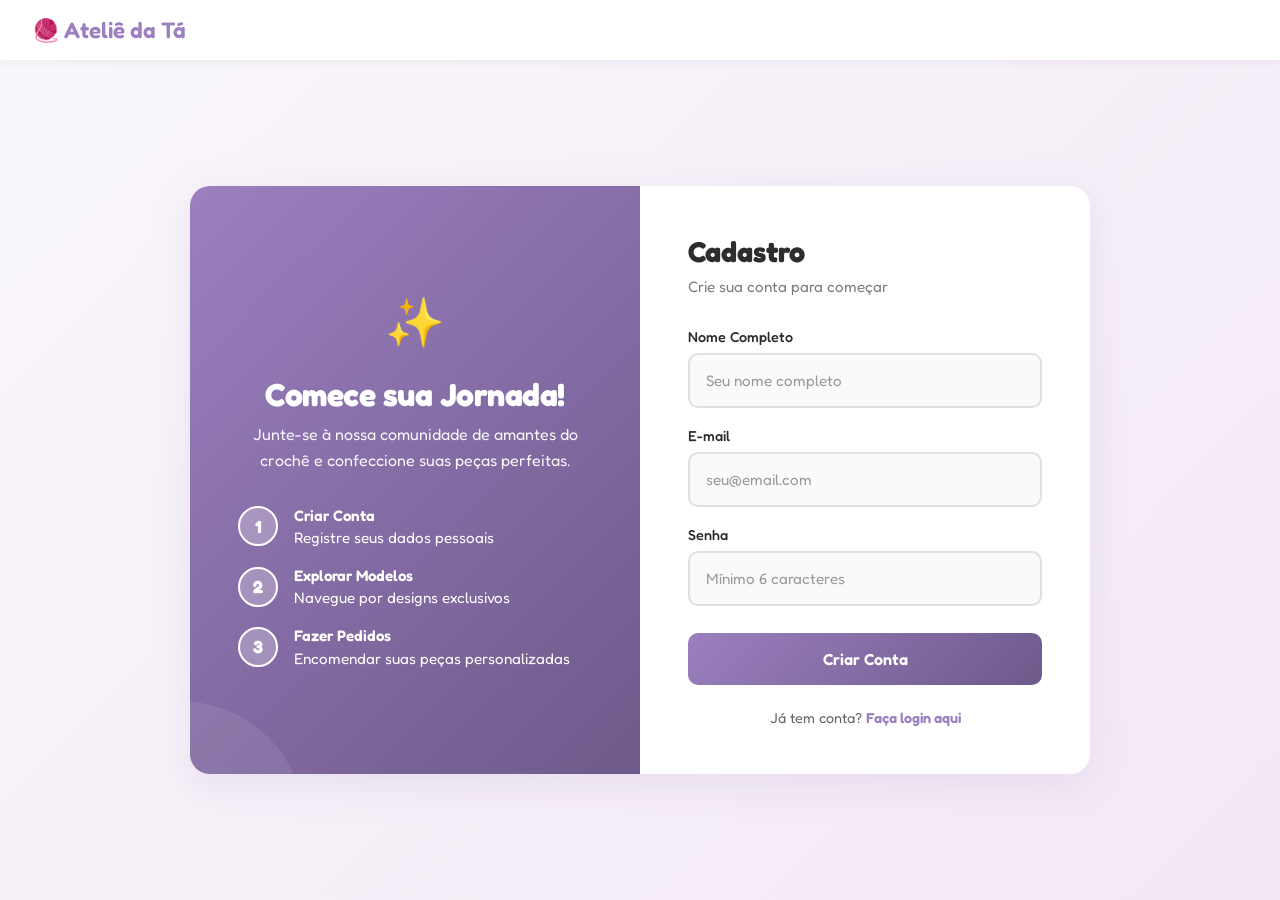
<file: cadastro.html>
<!DOCTYPE html>
<html lang="pt-BR">
<head>
  <meta charset="UTF-8">
  <meta name="viewport" content="width=device-width, initial-scale=1.0">
  <title>Cadastro - Ateliê da Tá</title>
  <link rel="stylesheet" href="auth-styles.css">
  <link href="https://fonts.googleapis.com/css2?family=Fredoka:wght@400;500;600;700&display=swap" rel="stylesheet">
</head>
<body>
  <header>
    <a href="index.html" class="logo">🧶 Ateliê da Tá</a>
  </header>

  <main>
    <div class="auth-wrapper">
      <!-- PAINEL ESQUERDO - VISUAL/INSPIRAÇÃO -->
      <div class="auth-left">
        <div class="auth-left-content">
          <div class="brand">✨</div>
          <h1>Comece sua Jornada!</h1>
          <p>Junte-se à nossa comunidade de amantes do crochê e confeccione suas peças perfeitas.</p>

          <div class="steps">
            <div class="step">
              <div class="step-number">1</div>
              <div class="step-text">
                <strong>Criar Conta</strong>
                <span>Registre seus dados pessoais</span>
              </div>
            </div>
            <div class="step">
              <div class="step-number">2</div>
              <div class="step-text">
                <strong>Explorar Modelos</strong>
                <span>Navegue por designs exclusivos</span>
              </div>
            </div>
            <div class="step">
              <div class="step-number">3</div>
              <div class="step-text">
                <strong>Fazer Pedidos</strong>
                <span>Encomendar suas peças personalizadas</span>
              </div>
            </div>
          </div>
        </div>
      </div>

      <!-- PAINEL DIREITO - FORMULÁRIO -->
      <div class="auth-right">
        <h2>Cadastro</h2>
        <p class="subtitle">Crie sua conta para começar</p>

        <form id="register-form" class="auth-form">
          <div id="error-msg"></div>
          <div id="success-msg"></div>

          <div class="form-group">
            <label for="nome">Nome Completo</label>
            <input 
              type="text" 
              id="nome" 
              placeholder="Seu nome completo" 
              required
            >
          </div>

          <div class="form-group">
            <label for="email">E-mail</label>
            <input 
              type="email" 
              id="email" 
              placeholder="seu@email.com" 
              required
            >
          </div>

          <div class="form-group">
            <label for="senha">Senha</label>
            <input 
              type="password" 
              id="senha" 
              placeholder="Mínimo 6 caracteres" 
              required 
              minlength="6"
            >
          </div>

          <button type="submit" class="auth-btn">Criar Conta</button>
        </form>

        <div class="auth-footer">
          <p>Já tem conta? 
            <a href="login.html">Faça login aqui</a>
          </p>
        </div>
      </div>
    </div>
  </main>

  <script>
    document.getElementById('register-form').addEventListener('submit', async (e) => {
      e.preventDefault();
      const nome = document.getElementById('nome').value;
      const email = document.getElementById('email').value;
      const senha = document.getElementById('senha').value;
      const errorMsg = document.getElementById('error-msg');
      const successMsg = document.getElementById('success-msg');
      const btn = e.target.querySelector('button');
      
      errorMsg.style.display = 'none';
      successMsg.style.display = 'none';
      btn.innerText = 'Cadastrando...';
      btn.disabled = true;

      try {
        const res = await fetch('/api/auth/register', {
          method: 'POST',
          headers: { 'Content-Type': 'application/json' },
          body: JSON.stringify({ nome, email, senha })
        });
        const data = await res.json();
        
        if (res.ok) {
          successMsg.innerText = '✅ Cadastro realizado com sucesso! Redirecionando...';
          successMsg.style.display = 'block';
          setTimeout(() => { window.location.href = 'login.html'; }, 2000);
        } else {
          errorMsg.innerText = data.erro || 'Erro ao realizar cadastro';
          errorMsg.style.display = 'block';
          btn.innerText = 'Criar Conta';
          btn.disabled = false;
        }
      } catch (err) {
        errorMsg.innerText = 'Erro de conexão. Tente novamente.';
        errorMsg.style.display = 'block';
        btn.innerText = 'Criar Conta';
        btn.disabled = false;
      }
    });
  </script>
</body>
</html>
</file>
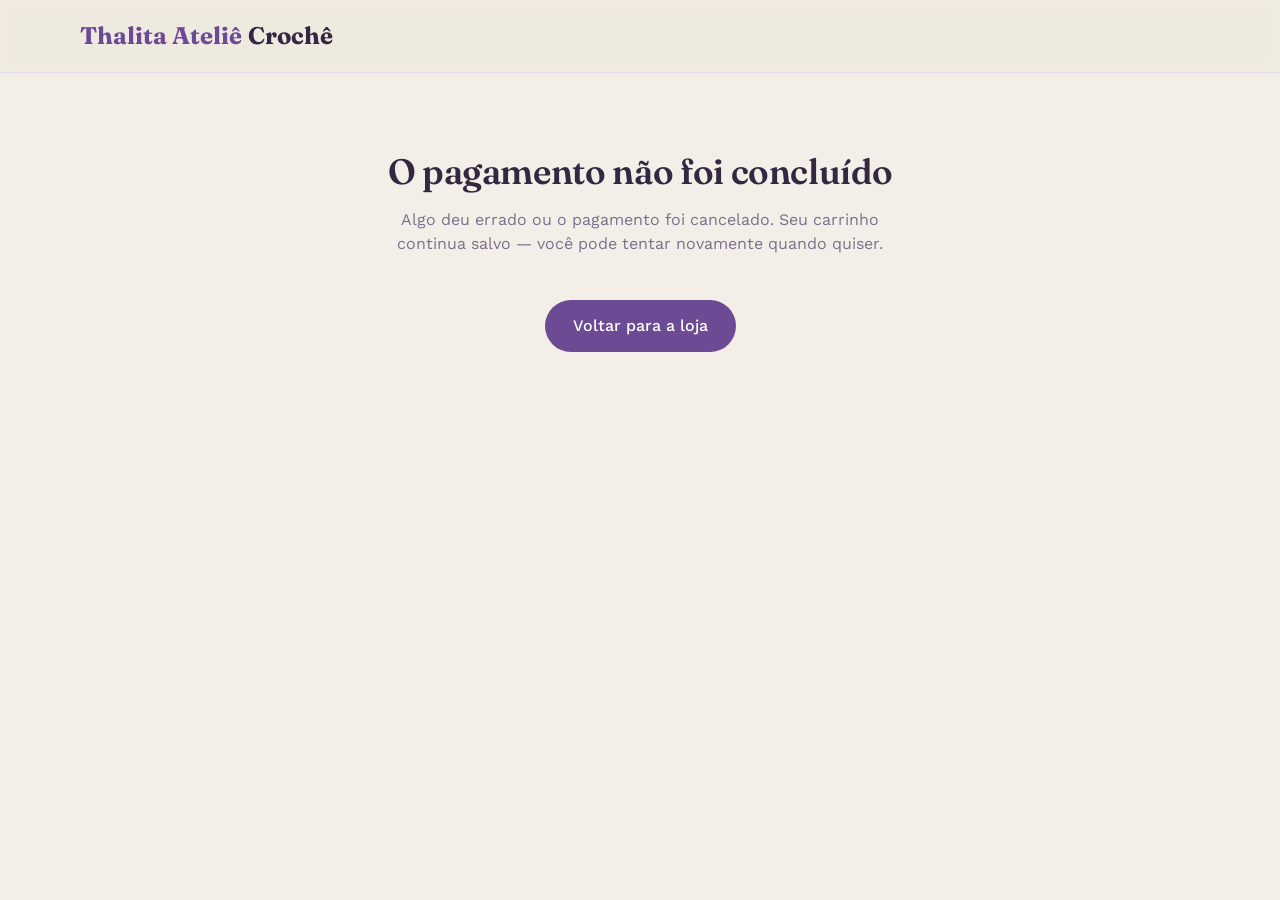
<file: erro.html>
<!DOCTYPE html>
<html lang="pt-BR">
<head>
<meta charset="UTF-8">
<meta name="viewport" content="width=device-width, initial-scale=1">
<title>Pagamento não concluído — Ponto de Lã</title>
<link rel="stylesheet" href="style.css">
</head>
<body>
<header><div class="wrap header-row"><div class="logo"><span>Thalita Ateliê</span> Crochê</div></div></header>
<main class="wrap" style="padding:80px 0;text-align:center;max-width:520px;margin:0 auto;">
  <h1 style="font-size:2.2rem;">O pagamento não foi concluído</h1>
  <p style="color:var(--ink-soft);margin-top:16px;">Algo deu errado ou o pagamento foi cancelado. Seu carrinho continua salvo — você pode tentar novamente quando quiser.</p>
  <a href="/" class="hero-cta" style="margin-top:28px;">Voltar para a loja</a>
</main>
</body>
</html>
</file>
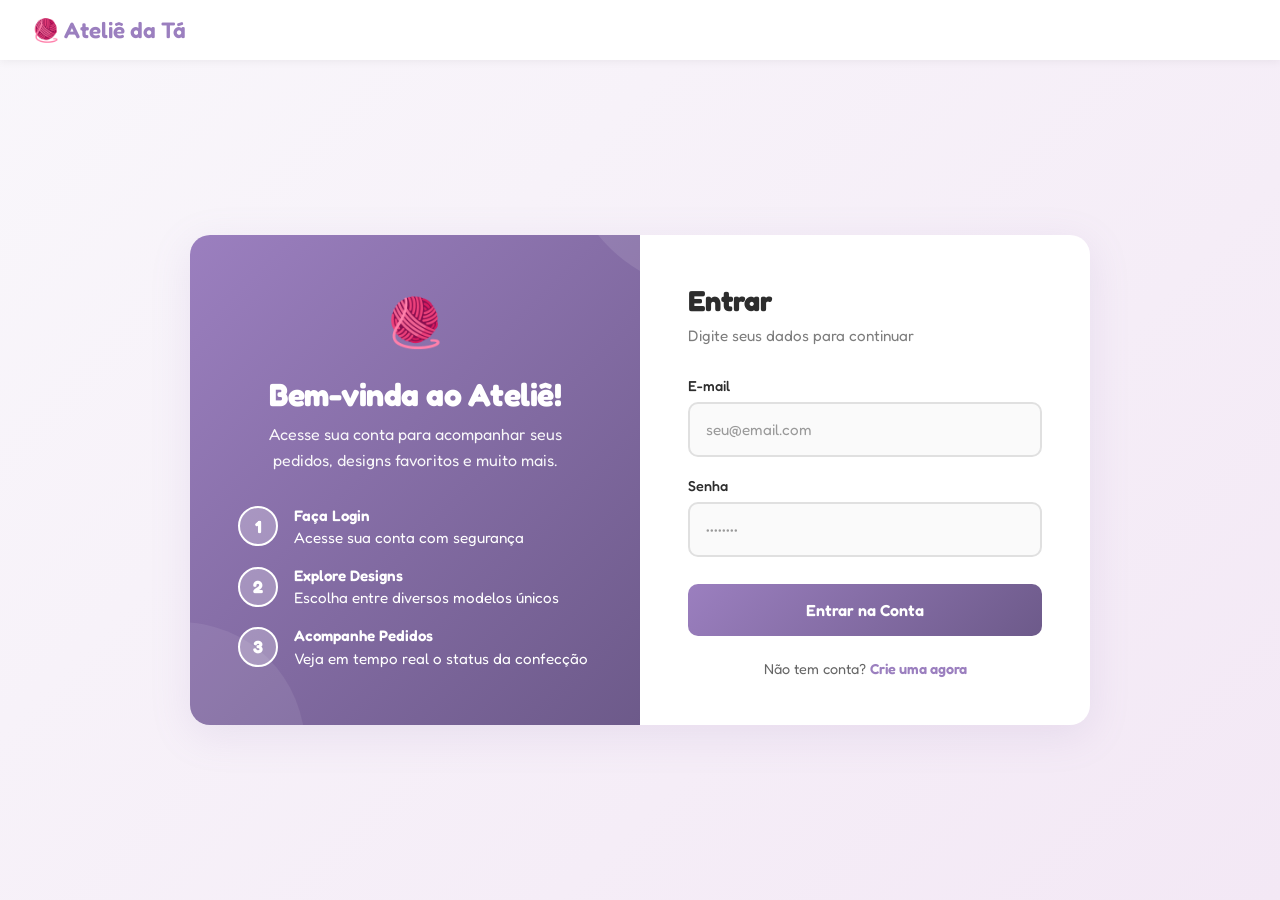
<file: login.html>
<!DOCTYPE html>
<html lang="pt-BR">
<head>
  <meta charset="UTF-8">
  <meta name="viewport" content="width=device-width, initial-scale=1.0">
  <title>Login - Ateliê da Tá</title>
  <link rel="stylesheet" href="auth-styles.css">
  <link href="https://fonts.googleapis.com/css2?family=Fredoka:wght@400;500;600;700&display=swap" rel="stylesheet">
</head>
<body>
  <header>
    <a href="index.html" class="logo">🧶 Ateliê da Tá</a>
  </header>

  <main>
    <div class="auth-wrapper">
      <!-- PAINEL ESQUERDO - VISUAL/INSPIRAÇÃO -->
      <div class="auth-left">
        <div class="auth-left-content">
          <div class="brand">🧶</div>
          <h1>Bem-vinda ao Ateliê!</h1>
          <p>Acesse sua conta para acompanhar seus pedidos, designs favoritos e muito mais.</p>

          <div class="steps">
            <div class="step">
              <div class="step-number">1</div>
              <div class="step-text">
                <strong>Faça Login</strong>
                <span>Acesse sua conta com segurança</span>
              </div>
            </div>
            <div class="step">
              <div class="step-number">2</div>
              <div class="step-text">
                <strong>Explore Designs</strong>
                <span>Escolha entre diversos modelos únicos</span>
              </div>
            </div>
            <div class="step">
              <div class="step-number">3</div>
              <div class="step-text">
                <strong>Acompanhe Pedidos</strong>
                <span>Veja em tempo real o status da confecção</span>
              </div>
            </div>
          </div>
        </div>
      </div>

      <!-- PAINEL DIREITO - FORMULÁRIO -->
      <div class="auth-right">
        <h2>Entrar</h2>
        <p class="subtitle">Digite seus dados para continuar</p>

        <form id="login-form" class="auth-form">
          <div id="error-msg"></div>

          <div class="form-group">
            <label for="email">E-mail</label>
            <input 
              type="email" 
              id="email" 
              placeholder="seu@email.com" 
              required
            >
          </div>

          <div class="form-group">
            <label for="senha">Senha</label>
            <input 
              type="password" 
              id="senha" 
              placeholder="••••••••" 
              required
            >
          </div>

          <button type="submit" class="auth-btn">Entrar na Conta</button>
        </form>

        <div class="auth-footer">
          <p>Não tem conta? 
            <a href="cadastro.html">Crie uma agora</a>
          </p>
        </div>
      </div>
    </div>
  </main>

  <script>
    document.getElementById('login-form').addEventListener('submit', async (e) => {
      e.preventDefault();
      const email = document.getElementById('email').value;
      const senha = document.getElementById('senha').value;
      const errorMsg = document.getElementById('error-msg');
      const btn = e.target.querySelector('button');
      
      errorMsg.style.display = 'none';
      btn.innerText = 'Entrando...';
      btn.disabled = true;

      try {
        const res = await fetch('/api/auth/login', {
          method: 'POST',
          headers: { 'Content-Type': 'application/json' },
          body: JSON.stringify({ email, senha })
        });
        const data = await res.json();
        
        if (res.ok) {
          localStorage.setItem('auth_token', data.token);
          localStorage.setItem('user', JSON.stringify(data.usuario));
          
          if (data.usuario.role === 'admin') {
            window.location.href = 'admin.html';
          } else {
            window.location.href = 'meus-pedidos.html';
          }
        } else {
          errorMsg.innerText = data.erro || 'Erro ao fazer login';
          errorMsg.style.display = 'block';
        }
      } catch (err) {
        errorMsg.innerText = 'Erro de conexão. Tente novamente.';
        errorMsg.style.display = 'block';
      } finally {
        btn.innerText = 'Entrar na Conta';
        btn.disabled = false;
      }
    });
  </script>
</body>
</html>
</file>
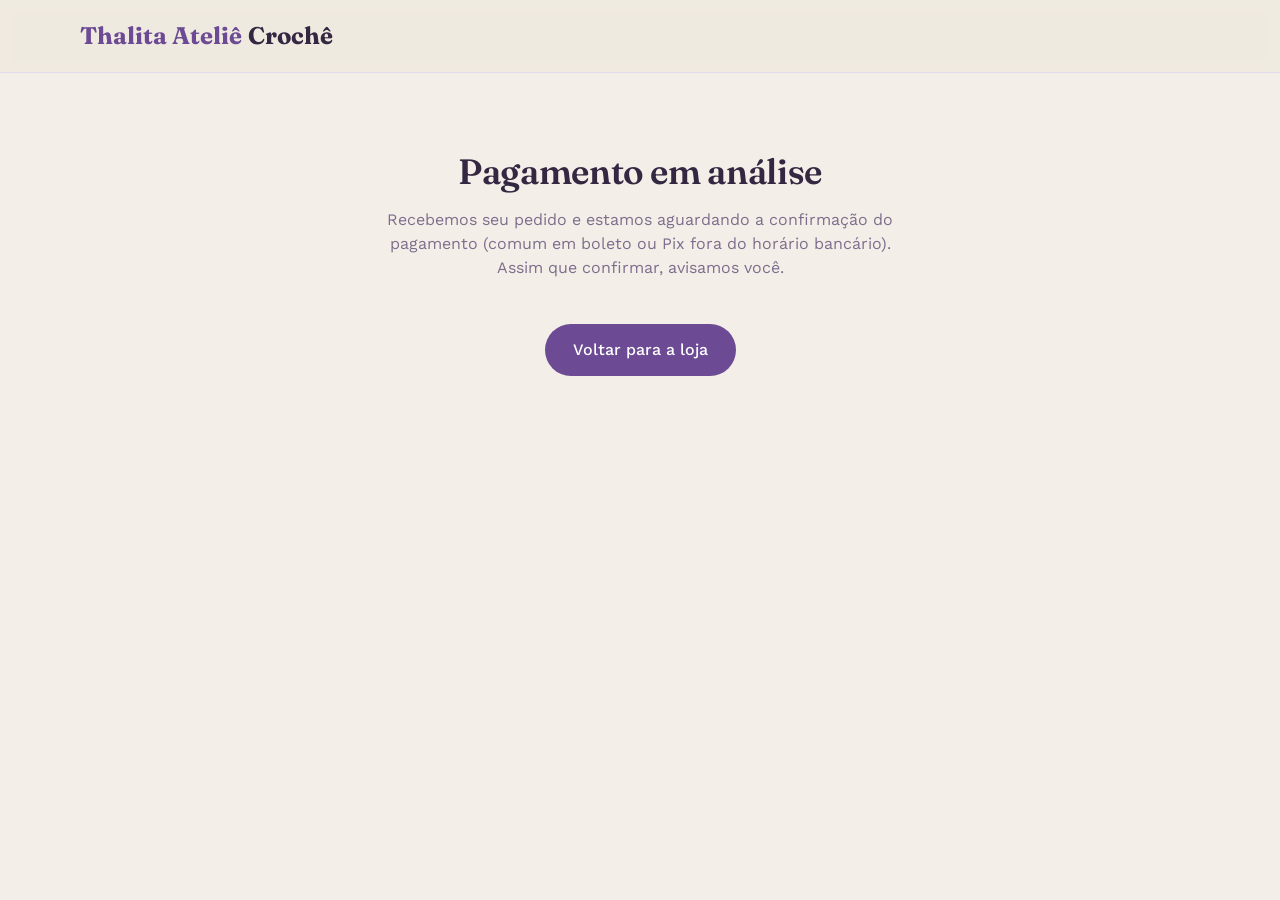
<file: pendente.html>
<!DOCTYPE html>
<html lang="pt-BR">
<head>
<meta charset="UTF-8">
<meta name="viewport" content="width=device-width, initial-scale=1">
<title>Pagamento pendente — Ponto de Lã</title>
<link rel="stylesheet" href="style.css">
</head>
<body>
<header><div class="wrap header-row"><div class="logo"><span>Thalita Ateliê</span> Crochê</div></div></header>
<main class="wrap" style="padding:80px 0;text-align:center;max-width:520px;margin:0 auto;">
  <h1 style="font-size:2.2rem;">Pagamento em análise</h1>
  <p style="color:var(--ink-soft);margin-top:16px;">Recebemos seu pedido e estamos aguardando a confirmação do pagamento (comum em boleto ou Pix fora do horário bancário). Assim que confirmar, avisamos você.</p>
  <a href="/" class="hero-cta" style="margin-top:28px;">Voltar para a loja</a>
</main>
</body>
</html>
</file>
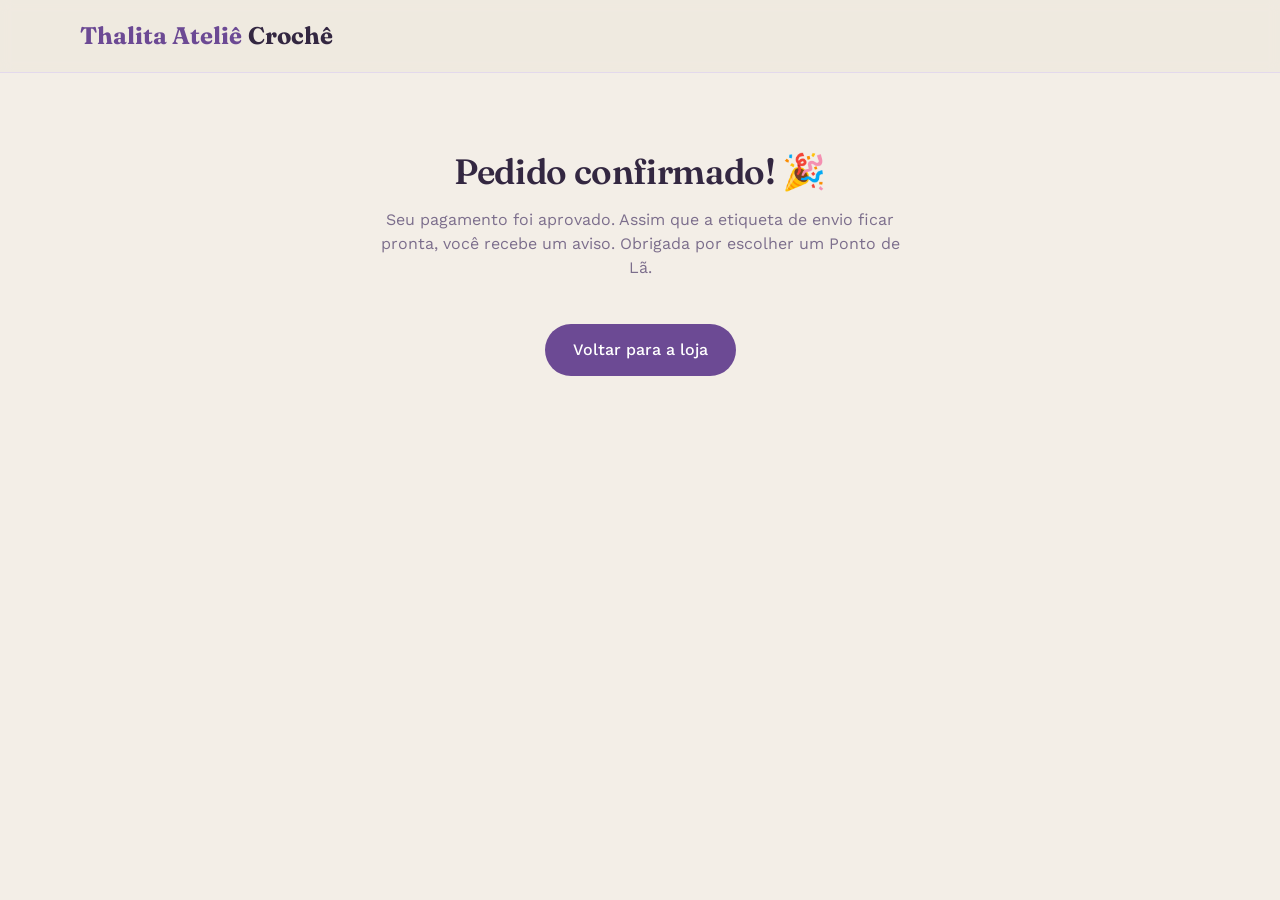
<file: sucesso.html>
<!DOCTYPE html>
<html lang="pt-BR">
<head>
<meta charset="UTF-8">
<meta name="viewport" content="width=device-width, initial-scale=1">
<title>Pedido confirmado — Ponto de Lã</title>
<link rel="stylesheet" href="style.css">
<script>localStorage.removeItem('carrinho');</script>
</head>
<body>
<header><div class="wrap header-row"><div class="logo"><span>Thalita Ateliê</span> Crochê</div></div></header>
<main class="wrap" style="padding:80px 0;text-align:center;max-width:520px;margin:0 auto;">
  <h1 style="font-size:2.2rem;">Pedido confirmado! 🎉</h1>
  <p style="color:var(--ink-soft);margin-top:16px;">Seu pagamento foi aprovado. Assim que a etiqueta de envio ficar pronta, você recebe um aviso. Obrigada por escolher um Ponto de Lã.</p>
  <a href="/" class="hero-cta" style="margin-top:28px;">Voltar para a loja</a>
</main>
</body>
</html>
</file>
<file: auth-styles.css>
/* ═══════════════════════════════════════════════════════════════════════════════ */
/* AUTENTICAÇÃO - LOGIN & CADASTRO - ESTILOS DEDICADOS */
/* ═══════════════════════════════════════════════════════════════════════════════ */

:root {
  --primary: #9b7fbf;
  --primary-light: #d4c5e8;
  --primary-dark: #6d5a8a;
  --accent: #e8c4d4;
  --text-dark: #2d2d2d;
  --text-light: #666;
  --bg-light: #f9f7fb;
  --success: #28a745;
  --error: #d9534f;
}

* {
  margin: 0;
  padding: 0;
  box-sizing: border-box;
}

body {
  font-family: 'Fredoka', -apple-system, BlinkMacSystemFont, 'Segoe UI', sans-serif;
  background: linear-gradient(135deg, #f9f7fb 0%, #f3e8f5 100%);
  min-height: 100vh;
  display: flex;
  flex-direction: column;
}

/* ─────────────────────────── HEADER ─────────────────────────── */
header {
  background: white;
  padding: 1rem 2rem;
  box-shadow: 0 2px 8px rgba(0, 0, 0, 0.05);
  position: sticky;
  top: 0;
  z-index: 100;
}

header .logo {
  font-size: 1.4rem;
  font-weight: 600;
  color: var(--primary);
  text-decoration: none;
  display: flex;
  align-items: center;
  gap: 0.5rem;
}

/* ─────────────────────────── MAIN CONTAINER ─────────────────────────── */
main {
  flex: 1;
  display: flex;
  justify-content: center;
  align-items: center;
  padding: 2rem;
}

.auth-wrapper {
  display: grid;
  grid-template-columns: 1fr 1fr;
  gap: 0;
  width: 100%;
  max-width: 900px;
  background: white;
  border-radius: 20px;
  overflow: hidden;
  box-shadow: 0 10px 40px rgba(155, 127, 191, 0.15);
}

/* ─────────────────────────── PAINEL ESQUERDO (VISUAL) ─────────────────────────── */
.auth-left {
  background: linear-gradient(135deg, #9b7fbf 0%, #6d5a8a 100%);
  padding: 3rem;
  display: flex;
  flex-direction: column;
  justify-content: center;
  align-items: center;
  text-align: center;
  color: white;
  position: relative;
  overflow: hidden;
}

.auth-left::before {
  content: '';
  position: absolute;
  top: -50%;
  right: -50%;
  width: 300px;
  height: 300px;
  background: rgba(255, 255, 255, 0.1);
  border-radius: 50%;
  animation: float 6s ease-in-out infinite;
}

.auth-left::after {
  content: '';
  position: absolute;
  bottom: -30%;
  left: -30%;
  width: 250px;
  height: 250px;
  background: rgba(255, 255, 255, 0.08);
  border-radius: 50%;
  animation: float 8s ease-in-out infinite reverse;
}

@keyframes float {
  0%, 100% { transform: translateY(0px); }
  50% { transform: translateY(20px); }
}

.auth-left-content {
  position: relative;
  z-index: 1;
}

.auth-left h1 {
  font-size: 2rem;
  margin-bottom: 0.5rem;
  font-weight: 700;
  letter-spacing: -0.5px;
}

.auth-left .brand {
  font-size: 3rem;
  margin-bottom: 1.5rem;
}

.auth-left p {
  font-size: 1rem;
  opacity: 0.95;
  margin-bottom: 2rem;
  line-height: 1.6;
}

.steps {
  display: flex;
  flex-direction: column;
  gap: 1.2rem;
  margin-top: 2rem;
}

.step {
  display: flex;
  align-items: center;
  gap: 1rem;
  text-align: left;
}

.step-number {
  width: 40px;
  height: 40px;
  background: rgba(255, 255, 255, 0.25);
  border: 2px solid white;
  border-radius: 50%;
  display: flex;
  align-items: center;
  justify-content: center;
  font-weight: 700;
  font-size: 1.1rem;
  flex-shrink: 0;
}

.step-text {
  font-size: 0.95rem;
}

.step-text strong {
  display: block;
  font-weight: 600;
  margin-bottom: 0.2rem;
}

/* ─────────────────────────── PAINEL DIREITO (FORMULÁRIO) ─────────────────────────── */
.auth-right {
  padding: 3rem;
  display: flex;
  flex-direction: column;
  justify-content: center;
}

.auth-right h2 {
  font-size: 1.8rem;
  color: var(--text-dark);
  margin-bottom: 0.5rem;
  font-weight: 700;
}

.auth-right .subtitle {
  color: var(--text-light);
  font-size: 0.95rem;
  margin-bottom: 2rem;
  opacity: 0.85;
}

/* ─────────────────────────── FORMULÁRIO ─────────────────────────── */
.auth-form {
  display: flex;
  flex-direction: column;
  gap: 1.2rem;
}

.form-group {
  display: flex;
  flex-direction: column;
  gap: 0.5rem;
}

.form-group label {
  font-size: 0.9rem;
  font-weight: 500;
  color: var(--text-dark);
}

.form-group input,
.form-group textarea {
  padding: 1rem;
  border: 2px solid #e0e0e0;
  border-radius: 10px;
  font-family: inherit;
  font-size: 0.95rem;
  transition: all 0.3s ease;
  background: #fafafa;
}

.form-group input:focus,
.form-group textarea:focus {
  outline: none;
  border-color: var(--primary);
  background: white;
  box-shadow: 0 0 0 4px rgba(155, 127, 191, 0.1);
}

.form-group input::placeholder {
  color: #999;
}

/* ─────────────────────────── BOTÃO ─────────────────────────── */
.auth-btn {
  padding: 1rem;
  background: linear-gradient(135deg, #9b7fbf 0%, #6d5a8a 100%);
  color: white;
  border: none;
  border-radius: 10px;
  font-size: 1rem;
  font-weight: 600;
  cursor: pointer;
  transition: all 0.3s ease;
  margin-top: 0.5rem;
  font-family: inherit;
}

.auth-btn:hover:not(:disabled) {
  transform: translateY(-2px);
  box-shadow: 0 8px 20px rgba(155, 127, 191, 0.35);
}

.auth-btn:active:not(:disabled) {
  transform: translateY(0);
}

.auth-btn:disabled {
  opacity: 0.6;
  cursor: not-allowed;
}

/* ─────────────────────────── MENSAGENS ─────────────────────────── */
#error-msg, #success-msg {
  padding: 1rem;
  border-radius: 10px;
  font-weight: 500;
  text-align: center;
  display: none;
  animation: slideDown 0.3s ease;
}

@keyframes slideDown {
  from {
    opacity: 0;
    transform: translateY(-10px);
  }
  to {
    opacity: 1;
    transform: translateY(0);
  }
}

#error-msg {
  background: #ffe8e8;
  color: #d9534f;
  border: 1px solid #ffb3b3;
}

#success-msg {
  background: #e8f5e9;
  color: #28a745;
  border: 1px solid #a8e6c1;
}

/* ─────────────────────────── RODAPÉ DO FORMULÁRIO ─────────────────────────── */
.auth-footer {
  margin-top: 1.5rem;
  text-align: center;
  font-size: 0.9rem;
  color: var(--text-light);
}

.auth-footer a {
  color: var(--primary);
  text-decoration: none;
  font-weight: 600;
  transition: all 0.3s ease;
}

.auth-footer a:hover {
  color: var(--primary-dark);
  text-decoration: underline;
}

.divider {
  display: flex;
  align-items: center;
  gap: 1rem;
  margin: 1.5rem 0;
  color: #ccc;
}

.divider::before,
.divider::after {
  content: '';
  flex: 1;
  height: 1px;
  background: #e0e0e0;
}

/* ─────────────────────────── OPÇÕES SOCIAIS ─────────────────────────── */
.social-buttons {
  display: flex;
  flex-direction: column;
  gap: 0.8rem;
  margin-bottom: 1.5rem;
}

.social-btn {
  padding: 0.9rem;
  border: 2px solid #e0e0e0;
  background: white;
  border-radius: 10px;
  cursor: pointer;
  font-weight: 500;
  font-size: 0.95rem;
  transition: all 0.3s ease;
  font-family: inherit;
  display: flex;
  align-items: center;
  justify-content: center;
  gap: 0.8rem;
}

.social-btn:hover {
  border-color: var(--primary);
  background: var(--bg-light);
}

/* ─────────────────────────── RESPONSIVO ─────────────────────────── */
@media (max-width: 768px) {
  .auth-wrapper {
    grid-template-columns: 1fr;
  }

  .auth-left {
    padding: 2rem;
    min-height: 300px;
  }

  .auth-left h1 {
    font-size: 1.5rem;
  }

  .auth-left .brand {
    font-size: 2rem;
  }

  .auth-left p {
    font-size: 0.9rem;
  }

  .steps {
    gap: 0.8rem;
    margin-top: 1.5rem;
  }

  .auth-right {
    padding: 2rem;
  }

  .auth-right h2 {
    font-size: 1.4rem;
  }

  main {
    padding: 1rem;
  }
}

@media (max-width: 480px) {
  .auth-wrapper {
    border-radius: 12px;
  }

  .auth-left {
    padding: 1.5rem;
  }

  .auth-left h1 {
    font-size: 1.2rem;
  }

  .auth-left .brand {
    font-size: 1.5rem;
    margin-bottom: 1rem;
  }

  .auth-left p {
    font-size: 0.8rem;
  }

  .step {
    gap: 0.8rem;
  }

  .step-number {
    width: 35px;
    height: 35px;
    font-size: 0.95rem;
  }

  .step-text {
    font-size: 0.85rem;
  }

  .auth-right {
    padding: 1.5rem;
  }

  .auth-right h2 {
    font-size: 1.2rem;
  }

  .auth-form {
    gap: 1rem;
  }

  .form-group input {
    padding: 0.85rem;
    font-size: 16px; /* Previne zoom no mobile */
  }

  .auth-btn {
    padding: 0.9rem;
    font-size: 0.95rem;
  }
}
</file>
<file: style.css>
@import url('https://fonts.googleapis.com/css2?family=Fraunces:opsz,wght@9..144,400;9..144,500;9..144,600;9..144,700&family=Work+Sans:wght@400;500;600&display=swap');

:root {
  --bg: #F3EEE7;
  --bg-soft: #FAF7F3;
  --ink: #332741;
  --ink-soft: #7C6E8C;
  --purple: #6C4A94;
  --purple-dark: #55396F;
  --lilac: #9B7FBF;
  --lavender: #D9CBEC;
  --line: #E3D9EC;
  --radius: 22px;
}

* { box-sizing: border-box; }
html { scroll-behavior: smooth; }
body { margin: 0; background: var(--bg); color: var(--ink); font-family: 'Work Sans', sans-serif; line-height: 1.5; }
h1, h2, h3, .display { font-family: 'Fraunces', serif; font-weight: 600; line-height: 1.1; margin: 0; letter-spacing: -0.01em; }
a { color: inherit; }
img { max-width: 100%; display: block; }
.wrap { max-width: 1120px; margin: 0 auto; padding: 0 28px; }

header { position: sticky; top: 0; z-index: 40; background: rgba(239, 234, 224, 0.92); backdrop-filter: blur(6px); border-bottom: 1px solid var(--line); }
.header-row { display: flex; align-items: center; justify-content: space-between; padding: 18px 0; }
.logo { font-family: 'Fraunces', serif; font-size: 1.5rem; font-weight: 700; display: flex; align-items: baseline; gap: 6px; }
.logo span { color: var(--purple); }
.header-actions { display: flex; align-items: center; gap: 22px; }
.nav-link { font-size: 0.95rem; font-weight: 500; color: var(--ink); text-decoration: none; border-bottom: 1.5px solid transparent; transition: border-color 0.15s ease, color 0.15s ease; }
.nav-link:hover { color: var(--purple); border-color: var(--purple); }
.cart-btn { position: relative; background: var(--ink); color: var(--bg-soft); border: none; border-radius: 999px; padding: 10px 20px; font-family: 'Work Sans', sans-serif; font-weight: 500; font-size: 0.95rem; cursor: pointer; display: flex; align-items: center; gap: 8px; transition: transform 0.15s ease; }
.cart-btn:hover { transform: translateY(-1px); }
.cart-count { background: var(--purple); color: white; border-radius: 999px; min-width: 20px; height: 20px; display: inline-flex; align-items: center; justify-content: center; font-size: 0.75rem; padding: 0 5px; }

.hero { padding: 72px 0 56px; display: grid; grid-template-columns: 1.1fr 0.9fr; gap: 48px; align-items: center; }
.hero h1 { font-size: clamp(2.4rem, 4.5vw, 3.6rem); max-width: 16ch; }
.hero p { margin-top: 20px; font-size: 1.1rem; color: var(--ink-soft); max-width: 42ch; }
.hero-cta { margin-top: 28px; display: inline-block; background: var(--purple); color: white; text-decoration: none; padding: 14px 28px; border-radius: 999px; font-weight: 500; transition: background 0.15s ease; }
.hero-cta:hover { background: var(--purple-dark); }

/* Arte da capa: um único SVG, sem pseudo-elementos ou círculos duplicados. */
.hero-art { position: relative; width: min(100%, 500px); aspect-ratio: 1 / 1; background: transparent; border-radius: 0; display: flex; align-items: center; justify-content: center; overflow: visible; margin: 0 auto; }
.hero-art img { width: 100%; max-width: 320px; height: auto; display: block; position: relative; z-index: 1; }
.hero-art > svg { display: none; }

.sobre { padding-bottom: 56px; }
.sobre-card { background: var(--bg-soft); border: 1px solid var(--line); border-radius: var(--radius); padding: 36px 40px; max-width: 720px; }
.sobre-card h2 { font-size: 1.6rem; color: var(--purple-dark); }
.sobre-card p { color: var(--ink-soft); margin-top: 14px; font-size: 1rem; max-width: 58ch; }
.sobre-links { display: flex; flex-wrap: wrap; gap: 14px; margin-top: 20px; }
.sobre-link { display: inline-flex; align-items: center; gap: 8px; text-decoration: none; color: var(--ink); background: var(--bg); border: 1px solid var(--line); padding: 9px 16px; border-radius: 999px; font-size: 0.92rem; font-weight: 500; transition: background 0.15s ease, color 0.15s ease; }
.sobre-link:hover { background: var(--purple); color: white; border-color: var(--purple); }

.whatsapp-float { position: fixed; bottom: 24px; right: 24px; width: 58px; height: 58px; background: #25D366; border-radius: 50%; display: flex; align-items: center; justify-content: center; box-shadow: 0 6px 18px rgba(0,0,0,0.22); z-index: 45; transition: transform 0.15s ease; }
.whatsapp-float:hover { transform: scale(1.07); }

.filters { display: flex; flex-wrap: wrap; gap: 10px; padding: 8px 0 36px; }
.filter-chip { border: 1px solid var(--line); background: var(--bg-soft); padding: 8px 16px; border-radius: 999px; font-size: 0.9rem; cursor: pointer; color: var(--ink-soft); }
.filter-chip.active { background: var(--ink); color: var(--bg-soft); border-color: var(--ink); }
.grid { display: grid; grid-template-columns: repeat(3, 1fr); gap: 32px 28px; padding-bottom: 90px; }
.card { display: flex; flex-direction: column; }
.card-media { position: relative; aspect-ratio: 1 / 1; border-radius: var(--radius); overflow: hidden; background: var(--bg-soft); border: 1px solid var(--line); display: flex; align-items: center; justify-content: center; }
.card-media img { width: 100%; height: 100%; object-fit: cover; }
.card-media svg { width: 46%; height: 46%; opacity: 0.55; }
.price-tag { position: absolute; top: 14px; right: 14px; background: var(--lavender); color: var(--ink); font-weight: 600; font-size: 0.85rem; padding: 6px 12px; border-radius: 8px; }
.sold-out-tag { position: absolute; top: 14px; right: 14px; background: var(--ink-soft); color: var(--bg-soft); font-weight: 600; font-size: 0.78rem; padding: 6px 12px; border-radius: 8px; letter-spacing: 0.02em; }
.card-media:has(.sold-out-tag) img, .card-media:has(.sold-out-tag) svg { opacity: 0.45; }
.card-body { padding-top: 16px; }
.card-cat { font-size: 0.78rem; color: var(--purple-dark); font-weight: 600; }
.card-title { font-family: 'Fraunces', serif; font-size: 1.2rem; margin-top: 4px; }
.card-desc { color: var(--ink-soft); font-size: 0.92rem; margin-top: 6px; }
.add-btn { margin-top: 14px; width: 100%; background: transparent; border: 1.5px solid var(--ink); color: var(--ink); padding: 10px; border-radius: 999px; font-family: 'Work Sans', sans-serif; font-weight: 500; cursor: pointer; transition: background 0.15s ease, color 0.15s ease; }
.add-btn:hover { background: var(--ink); color: var(--bg-soft); }
.add-btn.added { background: var(--lilac); color: white; border-color: var(--lilac); }
.add-btn:disabled { opacity: 0.5; cursor: not-allowed; border-color: var(--line); color: var(--ink-soft); }
.add-btn:disabled:hover { background: transparent; color: var(--ink-soft); }

.overlay { position: fixed; inset: 0; background: rgba(42, 36, 32, 0.4); opacity: 0; pointer-events: none; transition: opacity 0.2s ease; z-index: 50; }
.overlay.open { opacity: 1; pointer-events: auto; }
.drawer { position: fixed; top: 0; right: 0; height: 100%; width: min(420px, 92vw); background: var(--bg-soft); z-index: 60; transform: translateX(100%); transition: transform 0.25s ease; display: flex; flex-direction: column; box-shadow: -12px 0 30px rgba(0,0,0,0.12); }
.drawer.open { transform: translateX(0); }
.drawer-head { padding: 24px 24px 16px; border-bottom: 1px solid var(--line); display: flex; justify-content: space-between; align-items: center; }
.drawer-close { background: none; border: none; font-size: 1.4rem; cursor: pointer; color: var(--ink-soft); }
.drawer-items { flex: 1; overflow-y: auto; padding: 16px 24px; }
.drawer-empty { color: var(--ink-soft); text-align: center; margin-top: 60px; }
.drawer-item { display: flex; gap: 12px; padding: 14px 0; border-bottom: 1px solid var(--line); }
.drawer-item-thumb { width: 56px; height: 56px; border-radius: 12px; background: var(--bg); flex-shrink: 0; display: flex; align-items: center; justify-content: center; overflow: hidden; }
.drawer-item-thumb img { width: 100%; height: 100%; object-fit: cover; }
.drawer-item-thumb svg { width: 60%; opacity: 0.5; }
.drawer-item-info { flex: 1; }
.drawer-item-name { font-weight: 500; font-size: 0.95rem; }
.qty-row { display: flex; align-items: center; gap: 10px; margin-top: 6px; }
.qty-btn { width: 24px; height: 24px; border-radius: 50%; border: 1px solid var(--line); background: white; cursor: pointer; font-size: 0.9rem; line-height: 1; }
.remove-link { margin-left: auto; font-size: 0.8rem; color: var(--ink-soft); cursor: pointer; text-decoration: underline; }
.drawer-foot { padding: 20px 24px 26px; border-top: 1px solid var(--line); }
.total-row { display: flex; justify-content: space-between; font-weight: 600; font-size: 1.1rem; margin-bottom: 16px; }
.checkout-btn { width: 100%; background: var(--purple); color: white; border: none; padding: 15px; border-radius: 999px; font-family: 'Work Sans', sans-serif; font-weight: 600; font-size: 1rem; cursor: pointer; }
.checkout-btn:hover { background: var(--purple-dark); }
.checkout-btn:disabled { opacity: 0.5; cursor: not-allowed; }
.checkout-note { text-align: center; font-size: 0.78rem; color: var(--ink-soft); margin-top: 10px; }

footer { border-top: 1px solid var(--line); padding: 32px 0 40px; color: var(--ink-soft); font-size: 0.88rem; }
.footer-row { display: flex; justify-content: space-between; flex-wrap: wrap; gap: 12px; }

@media (max-width: 860px) {
  .hero { grid-template-columns: 1fr; }
  .hero-art { max-width: 360px; }
  .grid { grid-template-columns: repeat(2, 1fr); }
}
@media (max-width: 540px) {
  .grid { grid-template-columns: 1fr 1fr; gap: 20px 16px; }
  .hero { padding: 48px 0 36px; }
  .sobre-card { padding: 26px 24px; }
  .hero-art { max-width: 320px; }
  .whatsapp-float { width: 52px; height: 52px; bottom: 18px; right: 18px; }
}
</file>
